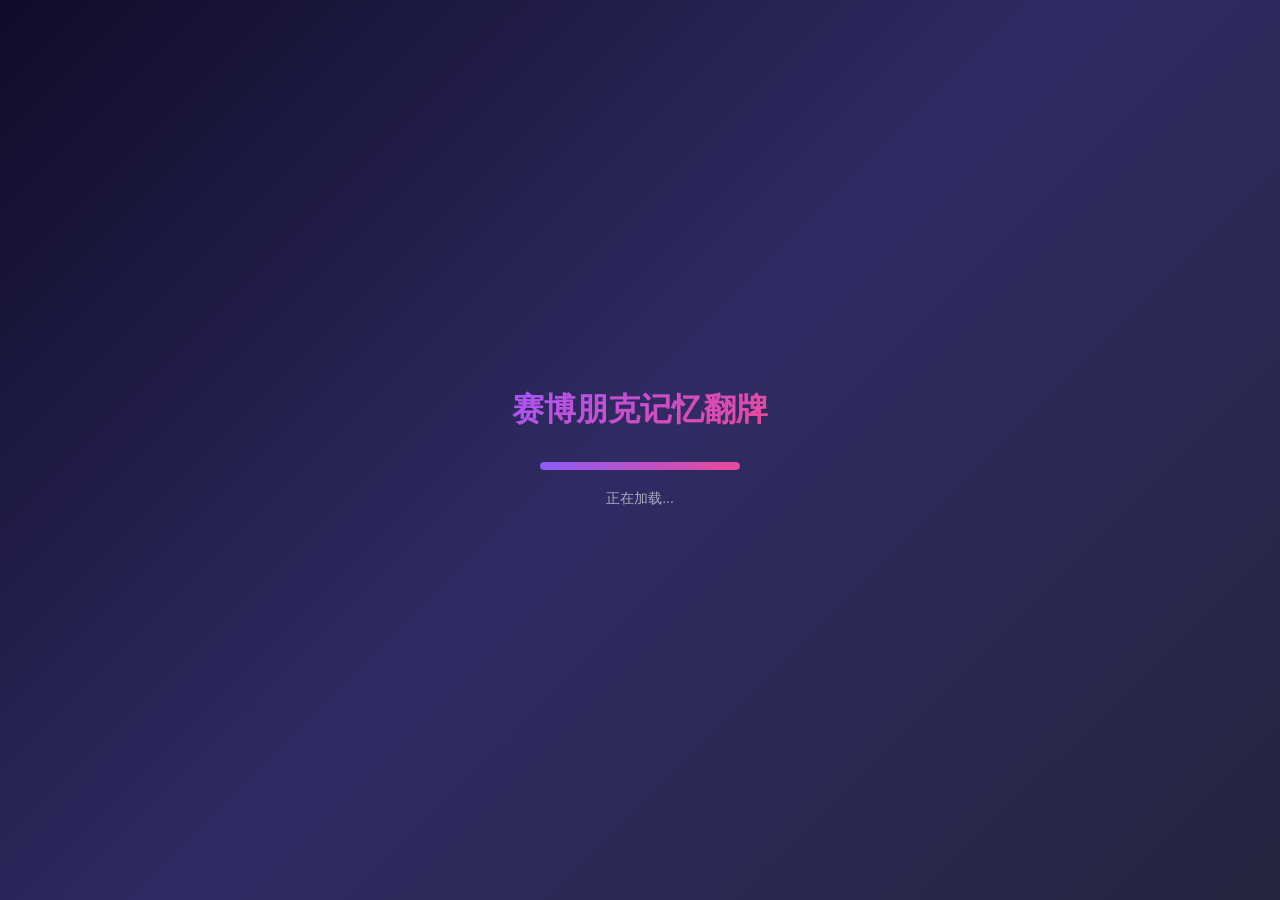
<file: index.html>
<!DOCTYPE html>
<html lang="zh-CN">
<head>
    <meta charset="UTF-8">
    <meta name="viewport" content="width=device-width, initial-scale=1.0">
    <title>Memory Card Game - 记忆翻牌游戏</title>
    <link rel="stylesheet" href="style.css?v=4">
    <link rel="stylesheet" href="start-screen.css?v=4">
    <!-- 引入图标库 -->
    <link rel="stylesheet" href="https://cdnjs.cloudflare.com/ajax/libs/font-awesome/6.4.0/css/all.min.css">
</head>
<body>
    <!-- 页面容器 -->
    <div class="container">
        <!-- 赛博朋克开始界面 -->
        <div class="start-screen" id="startScreen">
            <div class="start-content">
                <div class="glitch-container">
                    <h1 class="glitch-text" data-text="CYBER MEMORY">CYBER MEMORY</h1>
                    <h2 class="subtitle">赛博朋克记忆翻牌</h2>
                </div>
                
                <div class="start-visual">
                    <div class="floating-cards">
                        <div class="card-float">🧠</div>
                        <div class="card-float">⚡</div>
                        <div class="card-float">🎮</div>
                        <div class="card-float">🔮</div>
                    </div>
                </div>
                
                <div class="start-controls">
                    <div class="difficulty-selection">
                        <label>选择难度：</label>
                        <select id="startDifficulty">
                            <option value="easy">简单 (4×4)</option>
                            <option value="hard">困难 (6×6)</option>
                            <option value="extreme">极限 (8×8)</option>
                        </select>
                    </div>
                    
                    <button class="cyber-btn" id="cyberStartBtn">
                        <span class="btn-text">START GAME</span>
                        <span class="btn-glitch"></span>
                    </button>
                    
                    <div class="start-options">
                        <button class="option-link" id="openLeaderboard">
                            <i class="fas fa-trophy"></i> 排行榜
                        </button>
                        <button class="option-link" id="openResume">
                            <i class="fas fa-file-alt"></i> 个人简历
                        </button>
                        <button class="option-link" id="openTutorial">
                            <i class="fas fa-question-circle"></i> 玩法说明
                        </button>
                    </div>
                </div>
                
                <div class="scanline"></div>
            </div>
        </div>
        
        <!-- 游戏头部信息栏 -->
        <header class="game-header">
            <div class="game-title">
                <i class="fas fa-brain"></i>
                <h1>记忆翻牌玩法</h1>
            </div>
            
            <!-- 游戏信息面板 -->
            <div class="game-info">
                <!-- 分数显示 -->
                <div class="info-item score">
                    <i class="fas fa-star"></i>
                    <span class="label">分数</span>
                    <span class="value" id="score">0</span>
                </div>
                
                <!-- 计时器 -->
                <div class="info-item timer">
                    <i class="fas fa-clock"></i>
                    <span class="label">时间</span>
                    <span class="value" id="timer">00:00</span>
                </div>
                
                <!-- 剩余配对 -->
                <div class="info-item pairs">
                    <i class="fas fa-puzzle-piece"></i>
                    <span class="label">剩余</span>
                    <span class="value" id="pairs">0</span>
                </div>
            </div>
            
            <!-- 控制按钮 -->
            <div class="game-controls">
                <!-- 简历按钮 -->
                <button class="control-btn resume-btn" id="resumeBtn" title="查看简历">
                    <i class="fas fa-file-alt"></i>
                    <span>简历</span>
                </button>
                
                <!-- 成就按钮 -->
                <button class="control-btn achievement-btn" id="achievementBtn" title="查看成就">
                    <i class="fas fa-medal"></i>
                    <span>成就</span>
                </button>
                
                <!-- 音效开关 -->
                <button class="control-btn sound-btn" id="soundBtn" title="音效开关">
                    <i class="fas fa-volume-up"></i>
                </button>
                
                <!-- 排行榜按钮 -->
                <button class="control-btn leaderboard-btn" id="leaderboardBtn">
                    <i class="fas fa-trophy"></i>
                    <span>排行榜</span>
                </button>
                
                <!-- 返回首页按钮 -->
                <button class="control-btn home-btn" id="homeBtn">
                    <i class="fas fa-home"></i>
                    <span>返回首页</span>
                </button>
                
                <!-- 重新开始按钮 -->
                <button class="control-btn restart-btn" id="restartBtn">
                    <i class="fas fa-redo"></i>
                    <span>重新开始</span>
                </button>
            </div>
        </header>
        
        <!-- 操作提示 -->
        <div class="game-hint">
            <p><i class="fas fa-lightbulb"></i> 点击卡牌翻开，找出所有配对！</p>
        </div>
        
        <!-- 加载画面 -->
        <div class="loading-screen" id="loadingScreen">
            <div class="loading-content">
                <div class="loading-icon"></div>
                <h2>赛博朋克记忆翻牌</h2>
                <div class="loading-bar">
                    <div class="loading-progress" id="loadingProgress"></div>
                </div>
                <p class="loading-text">正在加载...</p>
            </div>
        </div>
        
        <!-- 首次引导弹窗 -->
        <div class="tutorial-modal" id="tutorialModal">
            <div class="modal-content">
                <div class="modal-icon">📖</div>
                <h2>欢迎来到记忆翻牌！</h2>
                <div class="tutorial-steps">
                    <div class="tutorial-step">
                        <span class="step-number">1</span>
                        <p>点击卡牌翻开查看图案</p>
                    </div>
                    <div class="tutorial-step">
                        <span class="step-number">2</span>
                        <p>找出两张相同图案的卡牌</p>
                    </div>
                    <div class="tutorial-step">
                        <span class="step-number">3</span>
                        <p>配对所有卡牌即可获胜</p>
                    </div>
                </div>
                <label class="dont-show-again">
                    <input type="checkbox" id="dontShowTutorial">
                    <span>不再显示引导</span>
                </label>
                <button class="modal-btn" id="closeTutorial">开始游戏</button>
            </div>
        </div>
        
        <!-- 卡牌网格容器 -->
        <main class="game-board" id="gameBoard">
            <!-- 卡牌将由 JavaScript 动态生成 -->
            
            <!-- 配对成功特效 -->
            <div class="match-effect" id="matchEffect">
                <span class="effect-text">真棒！</span>
                <div class="particles">
                    <span class="particle">✨</span>
                    <span class="particle"></span>
                    <span class="particle"></span>
                    <span class="particle">⭐</span>
                    <span class="particle">✨</span>
                </div>
            </div>
        </main>
        
        <!-- 胜利弹窗 -->
        <div class="victory-modal" id="victoryModal">
            <div class="modal-content">
                <div class="modal-icon">🎉</div>
                <h2>恭喜通关！</h2>
                <div class="stats">
                    <div class="stat">
                        <span class="stat-label">最终得分</span>
                        <span class="stat-value" id="finalScore">0</span>
                    </div>
                    <div class="stat">
                        <span class="stat-label">用时</span>
                        <span class="stat-value" id="finalTime">00:00</span>
                    </div>
                    <div class="stat" id="bestRecord">
                        <span class="stat-label"> 最佳记录</span>
                        <span class="stat-value">--:--</span>
                    </div>
                </div>
                <!-- 分享按钮 -->
                <div class="share-section">
                    <button class="modal-btn secondary" id="shareBtn">
                        <i class="fas fa-share-alt"></i>
                        分享成绩
                    </button>
                </div>
                <button class="modal-btn" id="playAgainBtn">再玩一次</button>
            </div>
        </div>
        
        <!-- 成就弹窗 -->
        <div class="achievement-modal" id="achievementModal">
            <div class="modal-content">
                <div class="modal-header">
                    <h2> 成就系统</h2>
                    <button class="close-btn" id="closeAchievement">×</button>
                </div>
                <div class="achievement-list" id="achievementList">
                    <!-- 成就将由 JavaScript 动态生成 -->
                </div>
            </div>
        </div>
        
        <!-- 成就解锁通知 -->
        <div class="achievement-notification" id="achievementNotification">
            <div class="notification-content">
                <div class="modal-icon">🏆</div>
                <div class="notification-text">
                    <h4>成就解锁！</h4>
                    <p id="achievementName"></p>
                </div>
            </div>
        </div>
        
        <!-- 昵称输入弹窗 -->
        <div class="nickname-modal" id="nicknameModal">
            <div class="modal-content">
                <div class="modal-icon">👤</div>
                <h2>留下你的名字</h2>
                <p>你的成绩将记录在排行榜上</p>
                <input type="text" id="nicknameInput" placeholder="请输入昵称" maxlength="20">
                <div class="modal-buttons">
                    <button class="modal-btn secondary" id="skipNickname">跳过</button>
                    <button class="modal-btn" id="saveNickname">保存</button>
                </div>
            </div>
        </div>
        
        <!-- 排行榜弹窗 -->
        <div class="leaderboard-modal" id="leaderboardModal">
            <div class="modal-content">
                <div class="modal-header">
                    <h2> 排行榜</h2>
                    <button class="close-btn" id="closeLeaderboard">×</button>
                </div>
                <div class="leaderboard-tabs">
                    <button class="tab-btn active" data-tab="easy">简单模式</button>
                    <button class="tab-btn" data-tab="hard">困难模式</button>
                    <button class="tab-btn" data-tab="extreme">极限模式</button>
                </div>
                <div class="leaderboard-content">
                    <div class="leaderboard-list" id="leaderboardList">
                        <div class="no-records">暂无记录</div>
                    </div>
                </div>
                <button class="modal-btn secondary" id="clearLeaderboard">清空记录</button>
            </div>
        </div>
        
        <!-- 简历弹窗 -->
        <div class="resume-modal" id="resumeModal">
            <div class="resume-modal-content">
                <div class="resume-header">
                    <h2> 个人简历</h2>
                    <button class="close-btn" id="closeResume">×</button>
                </div>
                <div class="resume-embed">
                    <iframe src="resume.html" width="100%" height="100%">
                        <p>您的浏览器不支持iframe预览，请<a href="resume.html" target="_blank">查看简历</a>。</p>
                    </iframe>
                </div>
                <div class="resume-actions">
                    <a href="resume.html" target="_blank" class="modal-btn secondary">
                        <i class="fas fa-external-link-alt"></i> 新窗口查看
                    </a>
                </div>
            </div>
        </div>
    </div>
    
    <!-- 引入脚本 -->
    <script src="script.js"></script>
</body>
</html>
</file>
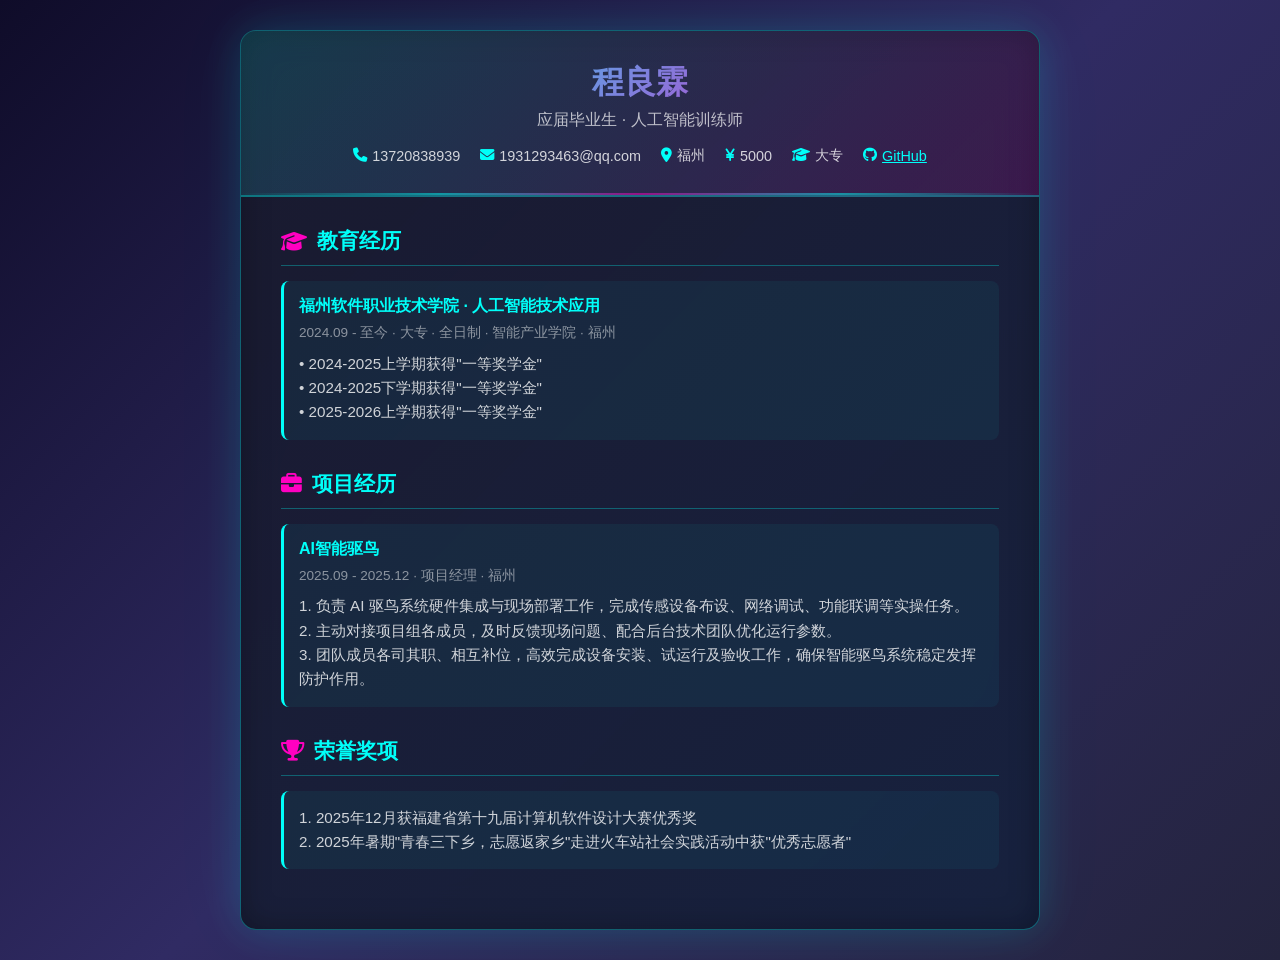
<file: resume.html>
<!DOCTYPE html>
<html lang="zh-CN">
<head>
    <meta charset="UTF-8">
    <meta name="viewport" content="width=device-width, initial-scale=1.0">
    <title>个人简历</title>
    <link rel="stylesheet" href="https://cdnjs.cloudflare.com/ajax/libs/font-awesome/6.4.0/css/all.min.css">
    <style>
        * {
            margin: 0;
            padding: 0;
            box-sizing: border-box;
        }

        body {
            font-family: 'Segoe UI', Tahoma, Geneva, Verdana, sans-serif;
            background: linear-gradient(135deg, #0f0c29 0%, #302b63 50%, #24243e 100%);
            color: #fff;
            min-height: 100vh;
            padding: 30px;
            overflow-y: auto;
        }

        .resume-container {
            max-width: 800px;
            margin: 0 auto;
            background: linear-gradient(135deg, rgba(26, 26, 46, 0.95), rgba(22, 33, 62, 0.95));
            backdrop-filter: blur(20px);
            border-radius: 16px;
            border: 1px solid rgba(0, 255, 249, 0.3);
            box-shadow: 
                0 0 40px rgba(0, 255, 249, 0.15),
                0 0 80px rgba(0, 255, 249, 0.05),
                inset 0 0 30px rgba(0, 0, 0, 0.3);
            overflow: hidden;
        }

        .resume-header {
            background: linear-gradient(135deg, 
                rgba(0, 255, 249, 0.15) 0%, 
                rgba(255, 0, 193, 0.15) 100%);
            padding: 40px;
            text-align: center;
            border-bottom: 2px solid rgba(0, 255, 249, 0.3);
            position: relative;
        }

        .resume-header::after {
            content: '';
            position: absolute;
            bottom: 0;
            left: 0;
            right: 0;
            height: 2px;
            background: linear-gradient(90deg, 
                transparent, 
                rgba(0, 255, 249, 0.5), 
                rgba(255, 0, 193, 0.5), 
                rgba(0, 255, 249, 0.5), 
                transparent);
        }

        .resume-header {
            background: linear-gradient(135deg, 
                rgba(0, 255, 249, 0.15) 0%, 
                rgba(255, 0, 193, 0.15) 100%);
            padding: 30px 40px;
            border-bottom: 2px solid rgba(0, 255, 249, 0.3);
            position: relative;
        }

        .resume-header::after {
            content: '';
            position: absolute;
            bottom: 0;
            left: 0;
            right: 0;
            height: 2px;
            background: linear-gradient(90deg, 
                transparent, 
                rgba(0, 255, 249, 0.5), 
                rgba(255, 0, 193, 0.5), 
                rgba(0, 255, 249, 0.5), 
                transparent);
        }

        .resume-header .name-section {
            text-align: center;
        }

        .resume-header h1 {
            font-size: 2rem;
            background: linear-gradient(135deg, #00fff9, #ff00c1);
            -webkit-background-clip: text;
            -webkit-text-fill-color: transparent;
            background-clip: text;
            margin-bottom: 5px;
        }

        .resume-header .subtitle {
            color: rgba(255, 255, 255, 0.7);
            font-size: 1rem;
            margin-bottom: 15px;
        }

        .header-info {
            display: flex;
            flex-wrap: wrap;
            justify-content: center;
            gap: 20px;
            color: rgba(255, 255, 255, 0.8);
            font-size: 0.9rem;
        }

        .header-info span {
            display: flex;
            align-items: center;
            gap: 5px;
        }

        .header-info i {
            color: #00fff9;
        }

        .resume-body {
            padding: 30px 40px;
        }

        .section {
            margin-bottom: 30px;
        }

        .section-title {
            font-size: 1.3rem;
            color: #00fff9;
            margin-bottom: 15px;
            padding-bottom: 10px;
            border-bottom: 1px solid rgba(0, 255, 249, 0.3);
            display: flex;
            align-items: center;
            gap: 10px;
        }

        .section-title i {
            color: #ff00c1;
        }

        .info-grid {
            display: grid;
            grid-template-columns: repeat(2, 1fr);
            gap: 15px;
        }

        .info-item {
            display: flex;
            align-items: center;
            gap: 10px;
            padding: 12px;
            background: rgba(0, 255, 249, 0.05);
            border-radius: 8px;
            border: 1px solid rgba(0, 255, 249, 0.1);
        }

        .info-item i {
            color: #00fff9;
            width: 20px;
            text-align: center;
        }

        .info-item .label {
            color: rgba(255, 255, 255, 0.6);
            font-size: 0.9rem;
        }

        .info-item .value {
            color: #fff;
            font-weight: 500;
        }

        .experience-item {
            padding: 15px;
            background: rgba(0, 255, 249, 0.05);
            border-radius: 8px;
            border-left: 3px solid #00fff9;
            margin-bottom: 15px;
        }

        .experience-item h4 {
            color: #00fff9;
            margin-bottom: 5px;
        }

        .experience-item .time {
            color: rgba(255, 255, 255, 0.5);
            font-size: 0.85rem;
            margin-bottom: 8px;
        }

        .experience-item p {
            color: rgba(255, 255, 255, 0.8);
            font-size: 0.95rem;
            line-height: 1.6;
        }

        .skill-tags {
            display: flex;
            flex-wrap: wrap;
            gap: 10px;
        }

        .skill-tag {
            padding: 8px 16px;
            background: linear-gradient(135deg, rgba(0, 255, 249, 0.15), rgba(255, 0, 193, 0.15));
            border: 1px solid rgba(0, 255, 249, 0.3);
            border-radius: 20px;
            color: #00fff9;
            font-size: 0.9rem;
        }

        .projects {
            display: grid;
            grid-template-columns: repeat(2, 1fr);
            gap: 15px;
        }

        .project-item {
            padding: 15px;
            background: rgba(0, 255, 249, 0.05);
            border-radius: 8px;
            border: 1px solid rgba(0, 255, 249, 0.1);
        }

        .project-item h4 {
            color: #ff00c1;
            margin-bottom: 8px;
        }

        .project-item p {
            color: rgba(255, 255, 255, 0.7);
            font-size: 0.9rem;
            line-height: 1.5;
        }

        @media (max-width: 768px) {
            body {
                padding: 15px;
            }

            .resume-header {
                padding: 25px;
            }

            .resume-body {
                padding: 20px;
            }

            .info-grid {
                grid-template-columns: 1fr;
            }

            .projects {
                grid-template-columns: 1fr;
            }
        }
    </style>
</head>
<body>
    <div class="resume-container">
        <div class="resume-header">
            <div class="name-section">
                <h1>程良霖</h1>
                <p class="subtitle">应届毕业生 · 人工智能训练师</p>
                <div class="header-info">
                    <span><i class="fas fa-phone"></i> 13720838939</span>
                    <span><i class="fas fa-envelope"></i> 1931293463@qq.com</span>
                    <span><i class="fas fa-map-marker-alt"></i> 福州</span>
                    <span><i class="fas fa-yen-sign"></i> 5000</span>
                    <span><i class="fas fa-graduation-cap"></i> 大专</span>
                    <span><i class="fab fa-github"></i> <a href="https://github.com/zxc6496/cloud-computing" target="_blank" style="color: #00fff9;">GitHub</a></span>
                </div>
            </div>
        </div>

        <div class="resume-body">
            <div class="section">
                <h3 class="section-title"><i class="fas fa-graduation-cap"></i> 教育经历</h3>
                <div class="experience-item">
                    <h4>福州软件职业技术学院 · 人工智能技术应用</h4>
                    <p class="time">2024.09 - 至今 · 大专 · 全日制 · 智能产业学院 · 福州</p>
                    <p>• 2024-2025上学期获得"一等奖学金"</p>
                    <p>• 2024-2025下学期获得"一等奖学金"</p>
                    <p>• 2025-2026上学期获得"一等奖学金"</p>
                </div>
            </div>

            <div class="section">
                <h3 class="section-title"><i class="fas fa-briefcase"></i> 项目经历</h3>
                <div class="experience-item">
                    <h4>AI智能驱鸟</h4>
                    <p class="time">2025.09 - 2025.12 · 项目经理 · 福州</p>
                    <p>1. 负责 AI 驱鸟系统硬件集成与现场部署工作，完成传感设备布设、网络调试、功能联调等实操任务。</p>
                    <p>2. 主动对接项目组各成员，及时反馈现场问题、配合后台技术团队优化运行参数。</p>
                    <p>3. 团队成员各司其职、相互补位，高效完成设备安装、试运行及验收工作，确保智能驱鸟系统稳定发挥防护作用。</p>
                </div>
            </div>

            <div class="section">
                <h3 class="section-title"><i class="fas fa-trophy"></i> 荣誉奖项</h3>
                <div class="experience-item">
                    <p>1. 2025年12月获福建省第十九届计算机软件设计大赛优秀奖</p>
                    <p>2. 2025年暑期"青春三下乡，志愿返家乡"走进火车站社会实践活动中获"优秀志愿者"</p>
                </div>
            </div>
        </div>
    </div>
</body>
</html>
</file>
<file: style.css>
/* ============================================== */
/* 记忆翻牌游戏样式文件 */
/* 作者：Memory Card Game */
/* 版本：1.0 */
/* ============================================== */

/* -------------------------- */
/* 全局样式重置 */
/* -------------------------- */
* {
    margin: 0;
    padding: 0;
    box-sizing: border-box;
}

/* -------------------------- */
/* 动画关键帧定义 */
/* -------------------------- */
@keyframes fadeIn {
    from {
        opacity: 0;
        transform: translateY(-20px);
    }
    to {
        opacity: 1;
        transform: translateY(0);
    }
}

@keyframes flipIn {
    0% {
        opacity: 0;
        transform: rotateY(90deg) scale(0.8);
    }
    50% {
        opacity: 0.5;
    }
    100% {
        opacity: 1;
        transform: rotateY(0deg) scale(1);
    }
}

@keyframes pulse {
    0%, 100% {
        transform: scale(1);
        box-shadow: 0 0 20px rgba(139, 92, 246, 0.5);
    }
    50% {
        transform: scale(1.05);
        box-shadow: 0 0 40px rgba(139, 92, 246, 0.8);
    }
}

@keyframes glow {
    0%, 100% {
        box-shadow: 0 0 10px rgba(34, 197, 94, 0.5),
                    0 0 20px rgba(34, 197, 94, 0.3),
                    0 0 30px rgba(34, 197, 94, 0.2);
    }
    50% {
        box-shadow: 0 0 20px rgba(34, 197, 94, 0.8),
                    0 0 40px rgba(34, 197, 94, 0.5),
                    0 0 60px rgba(34, 197, 94, 0.3);
    }
}

@keyframes bounce {
    0%, 20%, 50%, 80%, 100% {
        transform: translateY(0);
    }
    40% {
        transform: translateY(-20px);
    }
    60% {
        transform: translateY(-10px);
    }
}

@keyframes modalIn {
    from {
        opacity: 0;
        transform: scale(0.7);
    }
    to {
        opacity: 1;
        transform: scale(1);
    }
}

@keyframes confetti {
    0% {
        transform: translateY(0) rotate(0deg);
        opacity: 1;
    }
    100% {
        transform: translateY(100vh) rotate(720deg);
        opacity: 0;
    }
}

@keyframes cardPulse {
    0%, 100% {
        filter: brightness(1);
    }
    50% {
        filter: brightness(1.3);
    }
}

/* -------------------------- */
/* 基础样式 */
/* -------------------------- */
body {
    font-family: 'Segoe UI', Tahoma, Geneva, Verdana, sans-serif;
    background: linear-gradient(135deg, #0f0c29 0%, #302b63 50%, #24243e 100%);
    min-height: 100vh;
    color: #fff;
    animation: fadeIn 0.8s ease-out;
    display: flex;
    flex-direction: column;
    align-items: center;
    justify-content: center;
    min-height: 100vh;
    margin: 0;
    padding: 20px;
    box-sizing: border-box;
}

.container {
    max-width: 900px;
    width: 100%;
    display: flex;
    flex-direction: column;
    align-items: center;
}

/* -------------------------- */
/* 游戏头部 */
/* -------------------------- */
.game-header {
    text-align: center;
    margin-bottom: 20px;
    animation: fadeIn 0.6s ease-out 0.2s both;
}

.game-title {
    display: flex;
    align-items: center;
    justify-content: center;
    gap: 12px;
    margin-bottom: 20px;
}

.game-title i {
    font-size: 32px;
    background: linear-gradient(135deg, #8b5cf6, #ec4899);
    -webkit-background-clip: text;
    -webkit-text-fill-color: transparent;
    background-clip: text;
}

.game-title h1 {
    font-size: 2.5rem;
    font-weight: 700;
    background: linear-gradient(135deg, #a855f7, #ec4899);
    -webkit-background-clip: text;
    -webkit-text-fill-color: transparent;
    background-clip: text;
    text-shadow: 0 0 30px rgba(168, 85, 247, 0.3);
}

/* -------------------------- */
/* 游戏信息面板 */
/* -------------------------- */
.game-info {
    display: flex;
    justify-content: center;
    gap: 30px;
    margin-bottom: 20px;
    flex-wrap: wrap;
}

.info-item {
    background: rgba(255, 255, 255, 0.1);
    backdrop-filter: blur(10px);
    border-radius: 15px;
    padding: 12px 24px;
    display: flex;
    align-items: center;
    gap: 8px;
    border: 1px solid rgba(255, 255, 255, 0.1);
    transition: all 0.3s ease;
}

.info-item:hover {
    background: rgba(255, 255, 255, 0.15);
    transform: translateY(-2px);
}

.info-item i {
    font-size: 18px;
    color: #a855f7;
}

.info-item .label {
    font-size: 14px;
    color: rgba(255, 255, 255, 0.7);
}

.info-item .value {
    font-size: 20px;
    font-weight: 700;
    color: #fff;
    min-width: 40px;
}

.score .value {
    color: #fbbf24;
}

.timer .value {
    color: #60a5fa;
}

.pairs .value {
    color: #34d399;
}

/* -------------------------- */
/* 游戏控制按钮 */
/* -------------------------- */
.game-controls {
    display: flex;
    justify-content: center;
    gap: 15px;
    flex-wrap: wrap;
}

/* -------------------------- */
/* 控制按钮 */
/* -------------------------- */

.control-btn {
    display: flex;
    align-items: center;
    gap: 8px;
    padding: 10px 20px;
    border-radius: 10px;
    border: none;
    cursor: pointer;
    font-size: 14px;
    font-weight: 600;
    transition: all 0.3s ease;
}

.sound-btn {
    background: rgba(255, 255, 255, 0.1);
    color: #fff;
    width: 44px;
    height: 44px;
    justify-content: center;
}

.sound-btn:hover {
    background: rgba(255, 255, 255, 0.2);
}

.sound-btn.muted i {
    color: #f87171;
}

.restart-btn {
    background: linear-gradient(135deg, #8b5cf6, #ec4899);
    color: #fff;
    box-shadow: 0 4px 15px rgba(139, 92, 246, 0.4);
}

.restart-btn:hover {
    transform: translateY(-2px);
    box-shadow: 0 6px 20px rgba(139, 92, 246, 0.6);
}

.restart-btn:active {
    transform: translateY(0);
}

.home-btn {
    background: linear-gradient(135deg, #06b6d4, #0891b2);
    color: #fff;
    box-shadow: 0 4px 15px rgba(6, 182, 212, 0.4);
}

.home-btn:hover {
    transform: translateY(-2px);
    box-shadow: 0 6px 20px rgba(6, 182, 212, 0.6);
}

.home-btn:active {
    transform: translateY(0);
}

/* -------------------------- */
/* 操作提示 */
/* -------------------------- */
.game-hint {
    text-align: center;
    margin-bottom: 25px;
    animation: fadeIn 0.6s ease-out 0.4s both;
}

.game-hint p {
    display: flex;
    align-items: center;
    justify-content: center;
    gap: 8px;
    color: rgba(255, 255, 255, 0.7);
    font-size: 14px;
}

.game-hint i {
    color: #fbbf24;
}

/* -------------------------- */
/* 游戏面板 */
/* -------------------------- */
.game-board {
    display: grid;
    gap: 12px;
    justify-content: center;
    animation: fadeIn 0.6s ease-out 0.6s both;
    position: relative;
}

/* 简单难度 4x4 */
.game-board.easy {
    grid-template-columns: repeat(4, 1fr);
}

/* 困难难度 6x6 */
.game-board.hard {
    grid-template-columns: repeat(6, 1fr);
}

/* 极限难度 8x8 */
.game-board.extreme {
    grid-template-columns: repeat(8, 1fr);
}

/* -------------------------- */
/* 卡牌样式 */
/* -------------------------- */
.card {
    aspect-ratio: 1;
    perspective: 1000px;
    cursor: pointer;
    position: relative;
}

.card::before {
    content: '';
    position: absolute;
    top: -2px;
    left: -2px;
    right: -2px;
    bottom: -2px;
    background: linear-gradient(45deg, #ff00c1, #00fff9, #ff00c1, #00fff9);
    background-size: 400% 400%;
    border-radius: 20px;
    z-index: -1;
    animation: borderGlow 3s ease infinite;
    opacity: 0;
    transition: opacity 0.3s ease;
}

.card:hover::before {
    opacity: 1;
}

@keyframes borderGlow {
    0%, 100% {
        background-position: 0% 50%;
    }
    50% {
        background-position: 100% 50%;
    }
}

.card-inner {
    position: relative;
    width: 100%;
    height: 100%;
    transform-style: preserve-3d;
    transition: transform 0.6s cubic-bezier(0.4, 0, 0.2, 1);
}

.card.flipped .card-inner {
    transform: rotateY(180deg) !important;
}

.card.matched {
    pointer-events: none;
    animation: cardPulse 1s ease-in-out infinite;
}

.card.matched .card-inner {
    transform: rotateY(180deg) !important;
}

.card-front,
.card-back {
    position: absolute;
    width: 100%;
    height: 100%;
    backface-visibility: hidden;
    border-radius: 16px;
    display: flex;
    align-items: center;
    justify-content: center;
    font-size: 2.5rem;
    user-select: none;
    overflow: hidden;
}

/* 卡牌背面 */
.card-back {
    background: linear-gradient(135deg, #1a1a2e 0%, #16213e 50%, #0f0f1a 100%);
    backdrop-filter: blur(10px);
    border: 2px solid rgba(255, 0, 193, 0.5);
    box-shadow: 
        0 0 30px rgba(255, 0, 193, 0.3),
        0 8px 32px rgba(0, 0, 0, 0.4),
        inset 0 2px 10px rgba(255, 255, 255, 0.05);
    transition: all 0.3s ease;
}

.card-back::before {
    content: '';
    position: absolute;
    top: 0;
    left: 0;
    right: 0;
    bottom: 0;
    background: 
        linear-gradient(90deg, transparent 49%, rgba(255, 0, 193, 0.1) 50%, transparent 51%),
        linear-gradient(0deg, transparent 49%, rgba(0, 255, 249, 0.1) 50%, transparent 51%);
    background-size: 20px 20px;
    animation: gridMove 4s linear infinite;
}

@keyframes gridMove {
    0% {
        transform: translate(0, 0);
    }
    100% {
        transform: translate(20px, 20px);
    }
}

.card-back::after {
    content: '';
    position: absolute;
    top: 0;
    left: -100%;
    width: 100%;
    height: 100%;
    background: linear-gradient(90deg, 
        transparent, 
        rgba(255, 255, 255, 0.1), 
        transparent);
    animation: scanLine 3s linear infinite;
}

@keyframes scanLine {
    0% {
        left: -100%;
    }
    100% {
        left: 100%;
    }
}

.card-back:hover {
    transform: translateY(-5px) scale(1.02);
    border-color: rgba(0, 255, 249, 0.8);
    box-shadow: 
        0 0 50px rgba(0, 255, 249, 0.4),
        0 12px 40px rgba(0, 0, 0, 0.5),
        inset 0 2px 10px rgba(255, 255, 255, 0.1);
}

.card-back-icon {
    position: relative;
    z-index: 1;
    font-size: 2.5rem;
    background: linear-gradient(135deg, #ff00c1, #00fff9);
    -webkit-background-clip: text;
    -webkit-text-fill-color: transparent;
    background-clip: text;
    animation: iconGlow 2s ease-in-out infinite;
}

@keyframes iconGlow {
    0%, 100% {
        filter: drop-shadow(0 0 10px rgba(255, 0, 193, 0.5));
    }
    50% {
        filter: drop-shadow(0 0 20px rgba(0, 255, 249, 0.8));
    }
}

/* 卡牌正面 */
.card-front {
    background: linear-gradient(135deg, rgba(139, 92, 246, 0.2), rgba(236, 72, 153, 0.2));
    backdrop-filter: blur(10px);
    border: 2px solid rgba(139, 92, 246, 0.5);
    transform: rotateY(180deg);
    box-shadow: 
        0 4px 20px rgba(139, 92, 246, 0.2),
        inset 0 2px 20px rgba(255, 255, 255, 0.05);
}

.card-front .card-emoji {
    font-size: 3rem;
    filter: drop-shadow(0 0 10px rgba(139, 92, 246, 0.5));
    animation: emojiFloat 2s ease-in-out infinite;
}

@keyframes emojiFloat {
    0%, 100% {
        transform: translateY(0);
    }
    50% {
        transform: translateY(-5px);
    }
}

.card.matched .card-front {
    background: linear-gradient(135deg, rgba(34, 197, 94, 0.3), rgba(16, 185, 129, 0.2));
    border-color: rgba(34, 197, 94, 0.8);
    box-shadow: 
        0 0 30px rgba(34, 197, 94, 0.4),
        inset 0 2px 20px rgba(34, 197, 94, 0.1);
}

.card.matched .card-front .card-emoji {
    animation: matchedEmoji 0.5s ease-out;
    filter: drop-shadow(0 0 20px rgba(34, 197, 94, 0.8));
}

@keyframes matchedEmoji {
    0% {
        transform: scale(0);
        opacity: 0;
    }
    50% {
        transform: scale(1.3);
    }
    100% {
        transform: scale(1);
        opacity: 1;
    }
}

/* -------------------------- */
/* 配对成功特效 */
/* -------------------------- */
.match-effect {
    position: absolute;
    top: 50%;
    left: 50%;
    transform: translate(-50%, -50%) scale(0);
    pointer-events: none;
    z-index: 999;
    opacity: 0;
    transition: all 0.3s ease;
}

.match-effect.show {
    opacity: 1;
    transform: translate(-50%, -50%) scale(1);
}

.match-effect.hide {
    opacity: 0;
    transform: translate(-50%, -50%) scale(1.5);
}

.effect-text {
    font-size: 3rem;
    font-weight: 800;
    background: linear-gradient(135deg, #fbbf24, #f59e0b, #ef4444);
    -webkit-background-clip: text;
    -webkit-text-fill-color: transparent;
    background-clip: text;
    text-shadow: 0 0 30px rgba(251, 191, 36, 0.5);
    animation: textPulse 0.5s ease-in-out infinite;
    display: block;
    text-align: center;
}

@keyframes textPulse {
    0%, 100% {
        transform: scale(1);
    }
    50% {
        transform: scale(1.1);
    }
}

.particles {
    position: absolute;
    top: 50%;
    left: 50%;
    transform: translate(-50%, -50%);
}

.particle {
    position: absolute;
    font-size: 1.5rem;
    opacity: 0;
    animation: particleExplode 0.8s ease-out forwards;
}

.particle:nth-child(1) { animation-delay: 0s; left: -60px; top: -30px; }
.particle:nth-child(2) { animation-delay: 0.1s; left: 60px; top: -20px; }
.particle:nth-child(3) { animation-delay: 0.2s; left: -40px; top: 40px; }
.particle:nth-child(4) { animation-delay: 0.15s; left: 50px; top: 30px; }
.particle:nth-child(5) { animation-delay: 0.25s; left: 0; top: -60px; }

@keyframes particleExplode {
    0% {
        opacity: 1;
        transform: translate(0, 0) scale(1);
    }
    100% {
        opacity: 0;
        transform: translate(var(--tx, 50px), var(--ty, -50px)) scale(0);
    }
}

.particle:nth-child(1) { --tx: -80px; --ty: -60px; }
.particle:nth-child(2) { --tx: 80px; --ty: -50px; }
.particle:nth-child(3) { --tx: -60px; --ty: 70px; }
.particle:nth-child(4) { --tx: 70px; --ty: 60px; }
.particle:nth-child(5) { --tx: 0; --ty: -100px; }

/* -------------------------- */
/* 胜利弹窗 */
/* -------------------------- */
.victory-modal {
    position: fixed;
    top: 0;
    left: 0;
    width: 100%;
    height: 100%;
    background: rgba(0, 0, 0, 0.7);
    backdrop-filter: blur(5px);
    display: flex;
    align-items: center;
    justify-content: center;
    opacity: 0;
    visibility: hidden;
    transition: all 0.3s ease;
    z-index: 2000;
}

.victory-modal.show {
    opacity: 1;
    visibility: visible;
}

.modal-content {
    background: linear-gradient(135deg, rgba(15, 12, 41, 0.95), rgba(48, 43, 99, 0.95));
    backdrop-filter: blur(20px);
    border-radius: 25px;
    padding: 40px;
    text-align: center;
    border: 1px solid rgba(255, 255, 255, 0.1);
    box-shadow: 0 20px 60px rgba(0, 0, 0, 0.5);
    transform: scale(0.7);
    animation: modalIn 0.4s ease-out forwards;
    max-width: 400px;
    width: 90%;
}

.modal-icon {
    font-size: 6rem;
    animation: bounce 1s ease infinite;
    margin-bottom: 15px;
}

.modal-content h2 {
    font-size: 1.8rem;
    background: linear-gradient(135deg, #a855f7, #ec4899);
    -webkit-background-clip: text;
    -webkit-text-fill-color: transparent;
    background-clip: text;
    margin-bottom: 25px;
}

.stats {
    display: flex;
    flex-direction: column;
    gap: 15px;
    margin-bottom: 30px;
}

.stat {
    display: flex;
    justify-content: space-between;
    padding: 12px 20px;
    background: rgba(255, 255, 255, 0.05);
    border-radius: 10px;
}

.stat-label {
    color: rgba(255, 255, 255, 0.7);
    font-size: 14px;
}

.stat-value {
    font-size: 18px;
    font-weight: 700;
    color: #fff;
}

.modal-btn {
    width: 100%;
    padding: 15px;
    border-radius: 12px;
    border: none;
    background: linear-gradient(135deg, #8b5cf6, #ec4899);
    color: #fff;
    font-size: 16px;
    font-weight: 600;
    cursor: pointer;
    transition: all 0.3s ease;
    box-shadow: 0 4px 15px rgba(139, 92, 246, 0.4);
}

.modal-btn:hover {
    transform: translateY(-2px);
    box-shadow: 0 6px 20px rgba(139, 92, 246, 0.6);
}

.modal-btn:active {
    transform: translateY(0);
}

.modal-btn.secondary {
    background: rgba(255, 255, 255, 0.1);
    border: 1px solid rgba(255, 255, 255, 0.2);
    box-shadow: none;
    margin-top: 10px;
}

.modal-btn.secondary:hover {
    background: rgba(255, 255, 255, 0.2);
    box-shadow: none;
}

/* -------------------------- */
/* 排行榜按钮 */
/* -------------------------- */
.leaderboard-btn {
    background: linear-gradient(135deg, #fbbf24, #f59e0b);
    color: #1f2937;
    box-shadow: 0 4px 15px rgba(251, 191, 36, 0.4);
}

.leaderboard-btn:hover {
    transform: translateY(-2px);
    box-shadow: 0 6px 20px rgba(251, 191, 36, 0.6);
}

/* -------------------------- */
/* 排行榜弹窗 */
/* -------------------------- */
.leaderboard-modal {
    position: fixed;
    top: 0;
    left: 0;
    width: 100%;
    height: 100%;
    background: rgba(0, 0, 0, 0.7);
    backdrop-filter: blur(5px);
    display: flex;
    align-items: center;
    justify-content: center;
    opacity: 0;
    visibility: hidden;
    transition: all 0.3s ease;
    z-index: 2000;
}

.leaderboard-modal.show {
    opacity: 1;
    visibility: visible;
}

.modal-header {
    display: flex;
    justify-content: space-between;
    align-items: center;
    margin-bottom: 20px;
}

.close-btn {
    background: none;
    border: none;
    color: rgba(255, 255, 255, 0.7);
    font-size: 28px;
    cursor: pointer;
    padding: 0 10px;
    transition: color 0.3s ease;
}

.close-btn:hover {
    color: #fff;
}

.leaderboard-tabs {
    display: flex;
    gap: 10px;
    margin-bottom: 20px;
}

.tab-btn {
    flex: 1;
    padding: 12px;
    border-radius: 10px;
    border: none;
    background: rgba(255, 255, 255, 0.1);
    color: rgba(255, 255, 255, 0.7);
    font-size: 14px;
    cursor: pointer;
    transition: all 0.3s ease;
}

.tab-btn:hover {
    background: rgba(255, 255, 255, 0.2);
}

.tab-btn.active {
    background: linear-gradient(135deg, #8b5cf6, #ec4899);
    color: #fff;
}

.leaderboard-content {
    max-height: 300px;
    overflow-y: auto;
    margin-bottom: 20px;
}

.leaderboard-list {
    display: flex;
    flex-direction: column;
    gap: 10px;
}

.leaderboard-item {
    display: flex;
    align-items: center;
    padding: 12px 15px;
    background: rgba(255, 255, 255, 0.05);
    border-radius: 10px;
    transition: all 0.3s ease;
}

.leaderboard-item:hover {
    background: rgba(255, 255, 255, 0.1);
}

.rank {
    width: 30px;
    height: 30px;
    border-radius: 50%;
    display: flex;
    align-items: center;
    justify-content: center;
    font-weight: 700;
    font-size: 14px;
    margin-right: 15px;
}

.rank.gold {
    background: linear-gradient(135deg, #fbbf24, #f59e0b);
    color: #1f2937;
}

.rank.silver {
    background: linear-gradient(135deg, #9ca3af, #6b7280);
    color: #fff;
}

.rank.bronze {
    background: linear-gradient(135deg, #d97706, #b45309);
    color: #fff;
}

.rank.other {
    background: rgba(255, 255, 255, 0.1);
    color: rgba(255, 255, 255, 0.7);
}

.score-info {
    flex: 1;
    display: flex;
    justify-content: space-between;
}

.score-text {
    color: #fff;
    font-weight: 600;
}

.time-text {
    color: rgba(255, 255, 255, 0.7);
    font-size: 14px;
}

.no-records {
    text-align: center;
    color: rgba(255, 255, 255, 0.5);
    padding: 40px;
}

/* -------------------------- */
/* 响应式设计 */
/* -------------------------- */
@media (max-width: 768px) {
    .game-title h1 {
        font-size: 1.8rem;
    }
    
    .game-info {
        gap: 15px;
    }
    
    .info-item {
        padding: 10px 16px;
    }
    
    .info-item .value {
        font-size: 16px;
    }
    
    .game-board {
        gap: 8px;
    }
    
    .card-front,
    .card-back {
        font-size: 1.8rem;
        border-radius: 12px;
    }
    
    .modal-content {
        padding: 30px 20px;
    }
}

@media (max-width: 480px) {
    .container {
        padding: 15px;
    }
    
    .game-title h1 {
        font-size: 1.5rem;
    }
    
    .game-info {
        gap: 10px;
    }
    
    .info-item {
        padding: 8px 12px;
    }
    
    .info-item i {
        font-size: 14px;
    }
    
    .info-item .label {
        font-size: 12px;
    }
    
    .info-item .value {
        font-size: 14px;
    }
    
    .game-board {
        gap: 6px;
    }
    
    .card-front,
    .card-back {
        font-size: 1.4rem;
        border-radius: 10px;
    }
    
    .modal-icon {
        font-size: 4rem;
    }
    
    .modal-content h2 {
        font-size: 1.5rem;
    }
}

/* -------------------------- */
/* 简历和成就按钮 */
/* -------------------------- */
.resume-btn {
    background: linear-gradient(135deg, #06b6d4, #0891b2);
    color: #fff;
    box-shadow: 0 4px 15px rgba(6, 182, 212, 0.4);
}

.resume-btn:hover {
    transform: translateY(-2px);
    box-shadow: 0 6px 20px rgba(6, 182, 212, 0.6);
}

.achievement-btn {
    background: linear-gradient(135deg, #f59e0b, #d97706);
    color: #1f2937;
    box-shadow: 0 4px 15px rgba(245, 158, 11, 0.4);
}

.achievement-btn:hover {
    transform: translateY(-2px);
    box-shadow: 0 6px 20px rgba(245, 158, 11, 0.6);
}

/* -------------------------- */
/* 加载画面 */
/* -------------------------- */
.loading-screen {
    position: fixed;
    top: 0;
    left: 0;
    width: 100%;
    height: 100%;
    background: linear-gradient(135deg, #0f0c29 0%, #302b63 50%, #24243e 100%);
    display: flex;
    align-items: center;
    justify-content: center;
    z-index: 1000;
    transition: opacity 0.5s ease;
}

.loading-screen.hidden {
    opacity: 0;
    pointer-events: none;
    z-index: -1;
}

.loading-content {
    text-align: center;
    animation: fadeIn 0.6s ease-out;
}

.loading-icon {
    font-size: 6rem;
    margin-bottom: 20px;
    animation: bounce 1s ease infinite;
}

.loading-content h2 {
    font-size: 2rem;
    background: linear-gradient(135deg, #a855f7, #ec4899);
    -webkit-background-clip: text;
    -webkit-text-fill-color: transparent;
    background-clip: text;
    margin-bottom: 30px;
}

.loading-bar {
    width: 200px;
    height: 8px;
    background: rgba(255, 255, 255, 0.1);
    border-radius: 4px;
    margin: 0 auto 20px;
    overflow: hidden;
}

.loading-progress {
    height: 100%;
    background: linear-gradient(90deg, #8b5cf6, #ec4899);
    border-radius: 4px;
    width: 0%;
    transition: width 0.3s ease;
    animation: loadingProgress 2s ease-out forwards;
}

@keyframes loadingProgress {
    from { width: 0%; }
    to { width: 100%; }
}

.loading-text {
    color: rgba(255, 255, 255, 0.6);
    font-size: 14px;
    margin-bottom: 25px;
}

/* -------------------------- */
/* 引导弹窗 */
/* -------------------------- */
.tutorial-modal {
    position: fixed;
    top: 0;
    left: 0;
    width: 100%;
    height: 100%;
    background: rgba(0, 0, 0, 0.7);
    backdrop-filter: blur(5px);
    display: flex;
    align-items: center;
    justify-content: center;
    opacity: 0;
    visibility: hidden;
    transition: all 0.3s ease;
    z-index: 2000;
}

.tutorial-modal.show {
    opacity: 1;
    visibility: visible;
}

.tutorial-steps {
    display: flex;
    flex-direction: column;
    gap: 15px;
    margin-bottom: 25px;
}

.tutorial-step {
    display: flex;
    align-items: center;
    gap: 15px;
    padding: 15px;
    background: rgba(255, 255, 255, 0.05);
    border-radius: 10px;
    text-align: left;
}

.step-number {
    width: 36px;
    height: 36px;
    border-radius: 50%;
    background: linear-gradient(135deg, #8b5cf6, #ec4899);
    display: flex;
    align-items: center;
    justify-content: center;
    font-weight: 700;
    font-size: 18px;
    flex-shrink: 0;
}

.tutorial-step p {
    color: rgba(255, 255, 255, 0.9);
    margin: 0;
}

.dont-show-again {
    display: flex;
    align-items: center;
    gap: 10px;
    margin-bottom: 20px;
    cursor: pointer;
    color: rgba(255, 255, 255, 0.7);
}

.dont-show-again input {
    cursor: pointer;
}

/* -------------------------- */
/* 成就弹窗 */
/* -------------------------- */
.achievement-modal {
    position: fixed;
    top: 0;
    left: 0;
    width: 100%;
    height: 100%;
    background: rgba(0, 0, 0, 0.7);
    backdrop-filter: blur(5px);
    display: flex;
    align-items: center;
    justify-content: center;
    opacity: 0;
    visibility: hidden;
    transition: all 0.3s ease;
    z-index: 100;
}

.achievement-modal.show {
    opacity: 1;
    visibility: visible;
}

.achievement-list {
    max-height: 400px;
    overflow-y: auto;
}

.achievement-item {
    display: flex;
    align-items: center;
    gap: 15px;
    padding: 15px;
    background: rgba(255, 255, 255, 0.05);
    border-radius: 10px;
    margin-bottom: 10px;
    transition: all 0.3s ease;
}

.achievement-item:hover {
    background: rgba(255, 255, 255, 0.1);
}

.achievement-item.locked {
    opacity: 0.5;
}

.achievement-icon {
    width: 50px;
    height: 50px;
    border-radius: 50%;
    display: flex;
    align-items: center;
    justify-content: center;
    font-size: 24px;
    flex-shrink: 0;
}

.achievement-item.unlocked .achievement-icon {
    background: linear-gradient(135deg, #fbbf24, #f59e0b);
    box-shadow: 0 0 20px rgba(251, 191, 36, 0.4);
}

.achievement-item.locked .achievement-icon {
    background: rgba(255, 255, 255, 0.1);
}

.achievement-info {
    flex: 1;
}

.achievement-info h4 {
    color: #fff;
    margin-bottom: 5px;
}

.achievement-info p {
    color: rgba(255, 255, 255, 0.6);
    font-size: 13px;
}

/* -------------------------- */
/* 成就解锁通知 */
/* -------------------------- */
.achievement-notification {
    position: fixed;
    top: 20px;
    right: 20px;
    z-index: 200;
    transform: translateX(100%);
    transition: transform 0.5s ease;
}

.achievement-notification.show {
    transform: translateX(0);
}

.notification-content {
    background: linear-gradient(135deg, rgba(15, 12, 41, 0.95), rgba(48, 43, 99, 0.95));
    backdrop-filter: blur(20px);
    padding: 20px;
    border-radius: 15px;
    border: 1px solid rgba(251, 191, 36, 0.5);
    box-shadow: 0 10px 30px rgba(251, 191, 36, 0.3);
    display: flex;
    align-items: center;
    gap: 15px;
    animation: notificationSlide 0.5s ease-out;
}

@keyframes notificationSlide {
    from {
        transform: translateX(100%);
        opacity: 0;
    }
    to {
        transform: translateX(0);
        opacity: 1;
    }
}

.notification-icon {
    font-size: 40px;
}

.notification-text h4 {
    color: #fbbf24;
    margin-bottom: 5px;
}

.notification-text p {
    color: #fff;
    margin: 0;
}

/* -------------------------- */
/* 昵称弹窗 */
/* -------------------------- */
.nickname-modal {
    position: fixed;
    top: 0;
    left: 0;
    width: 100%;
    height: 100%;
    background: rgba(0, 0, 0, 0.7);
    backdrop-filter: blur(5px);
    display: flex;
    align-items: center;
    justify-content: center;
    opacity: 0;
    visibility: hidden;
    transition: all 0.3s ease;
    z-index: 100;
}

.nickname-modal.show {
    opacity: 1;
    visibility: visible;
}

.nickname-modal input {
    width: 100%;
    padding: 15px;
    border-radius: 10px;
    border: 1px solid rgba(255, 255, 255, 0.2);
    background: rgba(255, 255, 255, 0.05);
    color: #fff;
    font-size: 16px;
    margin-bottom: 20px;
    outline: none;
    transition: all 0.3s ease;
}

.nickname-modal input:focus {
    border-color: #8b5cf6;
    box-shadow: 0 0 20px rgba(139, 92, 246, 0.3);
}

.nickname-modal input::placeholder {
    color: rgba(255, 255, 255, 0.4);
}

.modal-buttons {
    display: flex;
    gap: 10px;
}

.modal-buttons .modal-btn {
    flex: 1;
}

/* -------------------------- */
/* 分享区域 */
/* -------------------------- */
.share-section {
    margin-bottom: 15px;
}

.share-section .modal-btn {
    display: flex;
    align-items: center;
    justify-content: center;
    gap: 8px;
}

/* -------------------------- */
/* 排行榜昵称显示 */
/* -------------------------- */
.player-name {
    color: #a855f7;
    font-weight: 600;
    margin-right: 10px;
}
</file>
<file: start-screen.css>
/* ============================================== */
/* 赛博朋克开始界面样式 */
/* ============================================== */
.start-screen {
    position: fixed;
    top: 0;
    left: 0;
    width: 100vw;
    height: 100vh;
    background: linear-gradient(135deg, #0f0f1a 0%, #1a1a2e 50%, #16213e 100%);
    display: flex;
    align-items: center;
    justify-content: center;
    z-index: 1000;
    overflow: hidden;
}

.start-screen.hidden {
    display: none;
}

.start-content {
    text-align: center;
    position: relative;
    z-index: 2;
}

/* 故障效果容器 */
.glitch-container {
    margin-bottom: 40px;
}

.glitch-text {
    font-size: 4rem;
    font-weight: 900;
    color: #fff;
    text-transform: uppercase;
    letter-spacing: 8px;
    position: relative;
    animation: glitch-skew 1s infinite linear alternate-reverse;
}

.glitch-text::before,
.glitch-text::after {
    content: attr(data-text);
    position: absolute;
    top: 0;
    left: 0;
    width: 100%;
    height: 100%;
}

.glitch-text::before {
    color: #ff00c1;
    animation: glitch-effect 0.3s cubic-bezier(0.25, 0.46, 0.45, 0.94) both infinite;
    clip-path: polygon(0 0, 100% 0, 100% 35%, 0 35%);
    transform: translate(-3px, -3px);
    opacity: 0.8;
}

.glitch-text::after {
    color: #00fff9;
    animation: glitch-effect 0.3s cubic-bezier(0.25, 0.46, 0.45, 0.94) reverse both infinite;
    clip-path: polygon(0 65%, 100% 65%, 100% 100%, 0 100%);
    transform: translate(3px, 3px);
    opacity: 0.8;
}

@keyframes glitch-effect {
    0% {
        transform: translate(0);
    }
    20% {
        transform: translate(-3px, 3px);
    }
    40% {
        transform: translate(-3px, -3px);
    }
    60% {
        transform: translate(3px, 3px);
    }
    80% {
        transform: translate(3px, -3px);
    }
    100% {
        transform: translate(0);
    }
}

@keyframes glitch-skew {
    0% {
        transform: skew(0deg);
    }
    10% {
        transform: skew(-2deg);
    }
    20% {
        transform: skew(0deg);
    }
    30% {
        transform: skew(1deg);
    }
    40% {
        transform: skew(0deg);
    }
    100% {
        transform: skew(0deg);
    }
}

.subtitle {
    font-size: 1.8rem;
    color: #00fff9;
    margin-top: 15px;
    font-weight: 300;
    text-shadow: 0 0 20px rgba(0, 255, 249, 0.6);
    animation: glow-text 2s ease-in-out infinite;
}

@keyframes glow-text {
    0%, 100% {
        text-shadow: 0 0 20px rgba(0, 255, 249, 0.6);
    }
    50% {
        text-shadow: 0 0 30px rgba(0, 255, 249, 0.9),
                     0 0 50px rgba(0, 255, 249, 0.5);
    }
}

/* 浮动卡牌视觉效果 */
.start-visual {
    margin: 40px 0;
    height: 120px;
    position: relative;
}

.floating-cards {
    display: flex;
    justify-content: center;
    gap: 30px;
    animation: float-animation 6s ease-in-out infinite;
}

.card-float {
    font-size: 4rem;
    animation: card-flip 3s ease-in-out infinite;
    filter: drop-shadow(0 0 20px rgba(255, 0, 193, 0.6));
}

.card-float:nth-child(1) {
    animation-delay: 0s;
}
.card-float:nth-child(2) {
    animation-delay: 0.5s;
}
.card-float:nth-child(3) {
    animation-delay: 1s;
}
.card-float:nth-child(4) {
    animation-delay: 1.5s;
}

@keyframes card-flip {
    0%, 100% {
        transform: rotateY(0deg) translateY(0);
    }
    50% {
        transform: rotateY(180deg) translateY(-20px);
    }
}

@keyframes float-animation {
    0%, 100% {
        transform: translateY(0);
    }
    50% {
        transform: translateY(-15px);
    }
}

/* 开始控制区域 */
.start-controls {
    display: flex;
    flex-direction: column;
    align-items: center;
    gap: 30px;
}

.difficulty-selection {
    display: flex;
    align-items: center;
    gap: 15px;
}

.difficulty-selection label {
    color: #fff;
    font-size: 1.2rem;
    font-weight: 500;
}

.difficulty-selection select {
    padding: 12px 24px;
    font-size: 1.1rem;
    background: linear-gradient(135deg, rgba(255, 0, 193, 0.2), rgba(0, 255, 249, 0.2));
    border: 2px solid #ff00c1;
    color: #fff;
    border-radius: 8px;
    cursor: pointer;
    transition: all 0.3s ease;
    outline: none;
}

.difficulty-selection select:hover,
.difficulty-selection select:focus {
    border-color: #00fff9;
    box-shadow: 0 0 20px rgba(0, 255, 249, 0.4);
}

.difficulty-selection select option {
    background: #1a1a2e;
    color: #fff;
    padding: 10px;
}

/* 赛博朋克按钮 */
.cyber-btn {
    position: relative;
    padding: 18px 60px;
    font-size: 1.5rem;
    font-weight: 700;
    color: #fff;
    background: linear-gradient(135deg, #ff00c1, #ff0080);
    border: none;
    border-radius: 4px;
    cursor: pointer;
    text-transform: uppercase;
    letter-spacing: 4px;
    overflow: hidden;
    transition: all 0.3s ease;
    clip-path: polygon(
        0 0,
        calc(100% - 20px) 0,
        100% 20px,
        100% 100%,
        20px 100%,
        0 calc(100% - 20px)
    );
}

.cyber-btn::before {
    content: '';
    position: absolute;
    top: 2px;
    left: 2px;
    right: 2px;
    bottom: 2px;
    background: linear-gradient(135deg, #0f0f1a, #1a1a2e);
    border-radius: 2px;
    z-index: 0;
}

.cyber-btn::after {
    content: '';
    position: absolute;
    top: 0;
    left: -100%;
    width: 100%;
    height: 100%;
    background: linear-gradient(90deg, transparent, rgba(255, 255, 255, 0.3), transparent);
    transition: left 0.5s ease;
}

.cyber-btn:hover::after {
    left: 100%;
}

.cyber-btn:hover {
    transform: scale(1.05);
    box-shadow: 0 0 30px rgba(255, 0, 193, 0.7);
}

.btn-text {
    position: relative;
    z-index: 1;
}

/* 选项链接 */
.start-options {
    display: flex;
    gap: 30px;
    margin-top: 20px;
    position: relative;
    z-index: 10;
}

.option-link {
    background: transparent;
    border: 2px solid rgba(0, 255, 249, 0.5);
    color: #00fff9;
    font-size: 1rem;
    cursor: pointer;
    padding: 12px 24px;
    border-radius: 8px;
    transition: all 0.3s ease;
    text-decoration: none;
    display: flex;
    align-items: center;
    gap: 8px;
    position: relative;
    z-index: 11;
    background: rgba(0, 255, 249, 0.1);
    align-items: center;
    gap: 8px;
}

.option-link:hover {
    color: #ff00c1;
    text-shadow: 0 0 20px rgba(255, 0, 193, 0.6);
    transform: translateY(-2px);
}

.option-link i {
    font-size: 1.2rem;
}

/* 扫描线效果 */
.scanline {
    position: absolute;
    top: 0;
    left: 0;
    width: 100%;
    height: 100%;
    background: linear-gradient(
        transparent 50%,
        rgba(0, 255, 249, 0.03) 50%
    );
    background-size: 100% 4px;
    pointer-events: none;
    z-index: 1;
    animation: scanlines 10s linear infinite;
}

@keyframes scanlines {
    0% {
        background-position: 0 0;
    }
    100% {
        background-position: 0 100%;
    }
}

/* 背景网格线 */
.start-screen::before {
    content: '';
    position: absolute;
    top: 0;
    left: 0;
    width: 100%;
    height: 100%;
    background: 
        linear-gradient(90deg, rgba(0, 255, 249, 0.1) 1px, transparent 1px),
        linear-gradient(rgba(0, 255, 249, 0.1) 1px, transparent 1px);
    background-size: 50px 50px;
    animation: grid-move 20s linear infinite;
    z-index: 0;
}

@keyframes grid-move {
    0% {
        transform: perspective(500px) rotateX(60deg) translateY(0);
    }
    100% {
        transform: perspective(500px) rotateX(60deg) translateY(50px);
    }
}

/* 响应式设计 */
@media (max-width: 768px) {
    .glitch-text {
        font-size: 2.5rem;
        letter-spacing: 4px;
    }
    
    .subtitle {
        font-size: 1.2rem;
    }
    
    .card-float {
        font-size: 2.5rem;
    }
    
    .cyber-btn {
        padding: 14px 40px;
        font-size: 1.2rem;
    }
    
    .start-options {
        flex-direction: column;
        gap: 15px;
    }
}

@media (max-width: 480px) {
    .glitch-text {
        font-size: 1.8rem;
    }
    
    .cyber-btn {
        padding: 12px 30px;
        font-size: 1rem;
    }
}

/* 游戏过渡动画 - 游戏内容初始隐藏 */
.game-header,
.game-hint,
.game-board {
    opacity: 0;
    transform: translateY(20px);
    transition: all 0.6s ease;
}

.game-ready .game-header,
.game-ready .game-hint,
.game-ready .game-board {
    opacity: 1;
    transform: translateY(0);
}

.game-ready .game-header {
    transition-delay: 0.1s;
}

.game-ready .game-hint {
    transition-delay: 0.2s;
}

.game-ready .game-board {
    transition-delay: 0.3s;
}

/* 简历弹窗 - 赛博朋克主题 */
.resume-modal {
    position: fixed;
    top: 0;
    left: 0;
    width: 100%;
    height: 100%;
    background: rgba(15, 15, 26, 0.95);
    backdrop-filter: blur(10px);
    display: flex;
    align-items: center;
    justify-content: center;
    z-index: 2000;
    opacity: 0;
    visibility: hidden;
    transition: all 0.3s ease;
    cursor: pointer;
}

.resume-modal.show {
    opacity: 1;
    visibility: visible;
}

.resume-modal-content {
    cursor: default;
    width: 90%;
    max-width: 900px;
    height: 85vh;
    background: linear-gradient(135deg, #1a1a2e 0%, #16213e 50%, #0f0f1a 100%);
    border: 2px solid rgba(0, 255, 249, 0.5);
    border-radius: 12px;
    box-shadow: 
        0 0 40px rgba(0, 255, 249, 0.3),
        0 0 80px rgba(0, 255, 249, 0.1),
        inset 0 0 30px rgba(0, 0, 0, 0.5);
    display: flex;
    flex-direction: column;
    overflow: hidden;
    position: relative;
}

.resume-modal-content::before {
    content: '';
    position: absolute;
    top: 0;
    left: 0;
    right: 0;
    height: 2px;
    background: linear-gradient(90deg, 
        transparent, 
        #00fff9, 
        #ff00c1, 
        #00fff9, 
        transparent);
    animation: borderGlow 3s ease-in-out infinite;
}

@keyframes borderGlow {
    0%, 100% {
        opacity: 0.5;
    }
    50% {
        opacity: 1;
    }
}

.resume-header {
    display: flex;
    align-items: center;
    justify-content: space-between;
    padding: 20px 25px;
    background: linear-gradient(135deg, 
        rgba(0, 255, 249, 0.1) 0%, 
        rgba(255, 0, 193, 0.1) 100%);
    border-bottom: 1px solid rgba(0, 255, 249, 0.3);
    position: relative;
}

.resume-header::after {
    content: '';
    position: absolute;
    bottom: 0;
    left: 0;
    right: 0;
    height: 1px;
    background: linear-gradient(90deg, 
        transparent, 
        rgba(0, 255, 249, 0.5), 
        rgba(255, 0, 193, 0.5), 
        rgba(0, 255, 249, 0.5), 
        transparent);
}

.resume-header h2 {
    color: #00fff9;
    font-size: 1.5rem;
    margin: 0;
    text-shadow: 0 0 20px rgba(0, 255, 249, 0.6);
    display: flex;
    align-items: center;
    gap: 10px;
}

.resume-header h2::before {
    content: '';
    display: inline-block;
    width: 8px;
    height: 8px;
    background: #00fff9;
    border-radius: 50%;
    box-shadow: 0 0 10px rgba(0, 255, 249, 0.8);
    animation: pulseDot 2s ease-in-out infinite;
}

@keyframes pulseDot {
    0%, 100% {
        transform: scale(1);
        opacity: 1;
    }
    50% {
        transform: scale(1.2);
        opacity: 0.7;
    }
}

.resume-embed {
    flex: 1;
    overflow: hidden;
    background: linear-gradient(135deg, #0a0a15 0%, #1a1a2e 50%, #0f0f1a 100%);
    position: relative;
    padding: 15px;
}

.resume-embed::before {
    content: '';
    position: absolute;
    top: 0;
    left: 0;
    width: 100%;
    height: 100%;
    background: 
        linear-gradient(90deg, rgba(0, 255, 249, 0.03) 1px, transparent 1px),
        linear-gradient(rgba(0, 255, 249, 0.03) 1px, transparent 1px);
    background-size: 30px 30px;
    pointer-events: none;
    z-index: 1;
}

.resume-embed iframe {
    width: 100%;
    height: 100%;
    border: none;
    position: relative;
    z-index: 2;
    border-radius: 8px;
    box-shadow: 
        0 0 30px rgba(0, 255, 249, 0.15),
        0 0 60px rgba(0, 255, 249, 0.05),
        inset 0 0 20px rgba(0, 0, 0, 0.3);
    background: #fff;
}

.resume-actions {
    padding: 15px 25px;
    background: linear-gradient(135deg, 
        rgba(0, 255, 249, 0.05) 0%, 
        rgba(255, 0, 193, 0.05) 100%);
    border-top: 1px solid rgba(0, 255, 249, 0.3);
    display: flex;
    justify-content: center;
    gap: 15px;
}

.resume-actions .modal-btn {
    background: linear-gradient(135deg, rgba(0, 255, 249, 0.2), rgba(255, 0, 193, 0.2));
    border: 1px solid rgba(0, 255, 249, 0.5);
    color: #00fff9;
    transition: all 0.3s ease;
}

.resume-actions .modal-btn:hover {
    background: linear-gradient(135deg, rgba(0, 255, 249, 0.3), rgba(255, 0, 193, 0.3));
    box-shadow: 0 0 20px rgba(0, 255, 249, 0.3);
    transform: translateY(-2px);
}

.close-btn {
    background: none;
    border: none;
    color: rgba(0, 255, 249, 0.7);
    font-size: 28px;
    cursor: pointer;
    padding: 0 10px;
    transition: all 0.3s ease;
    line-height: 1;
}

.close-btn:hover {
    color: #ff00c1;
    text-shadow: 0 0 10px rgba(255, 0, 193, 0.6);
    transform: rotate(90deg);
}

@media (max-width: 768px) {
    .resume-modal-content {
        width: 95%;
        height: 90vh;
    }
    
    .resume-header h2 {
        font-size: 1.2rem;
    }
    
    .resume-embed {
        padding: 10px;
    }
}
</file>
